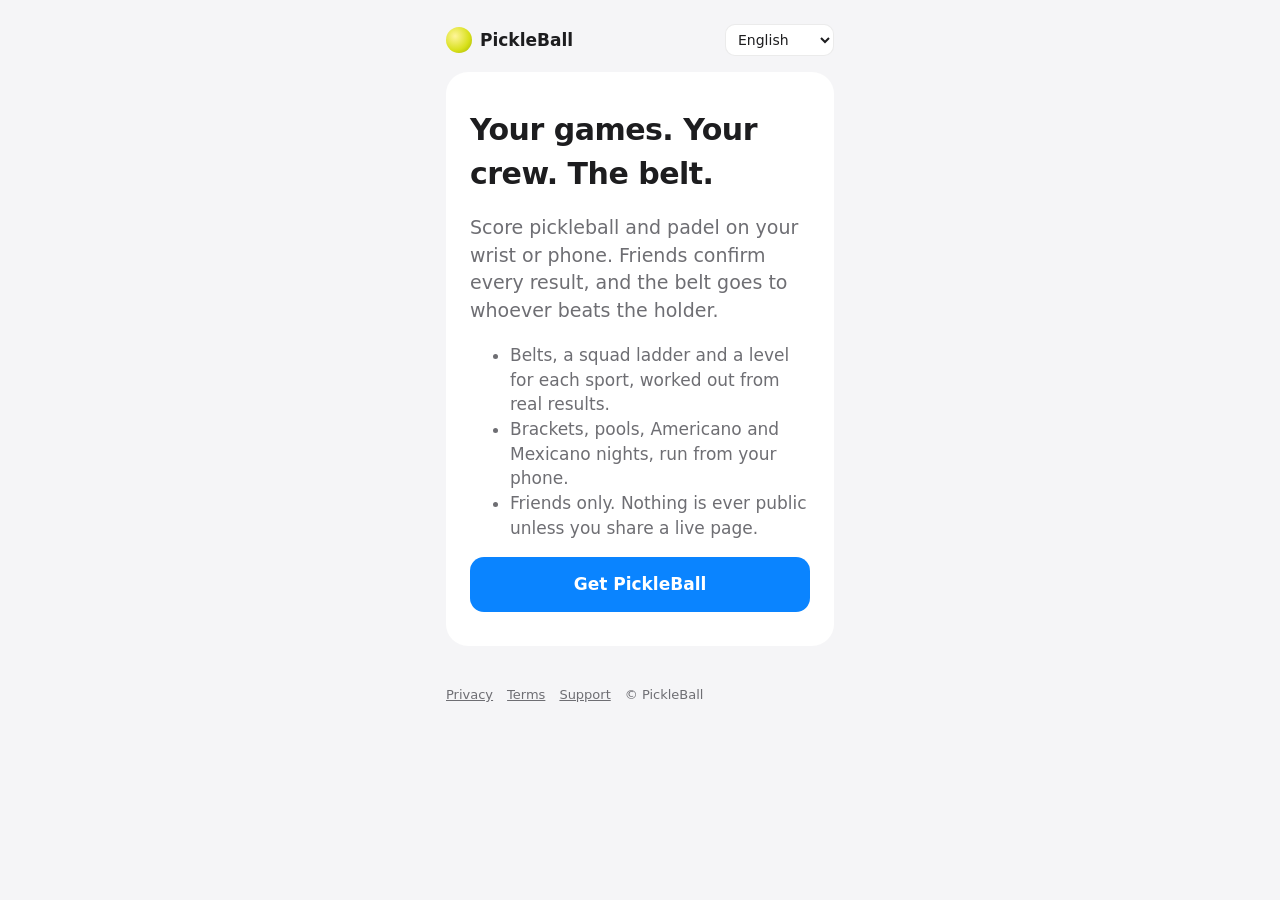
<file: web/index.html>
<!doctype html>
<html lang="en">
<head>
<meta charset="utf-8">
<meta name="viewport" content="width=device-width, initial-scale=1, viewport-fit=cover">
<title>PickleBall — pickleball and padel with friends</title>
<meta name="description" content="Score on your wrist, friends confirm, take the belt. Brackets, Mexicano, levels and a squad ladder.">
<meta name="theme-color" content="#0e1a46">
<meta property="og:title" content="PickleBall — pickleball and padel with friends">
<meta property="og:description" content="Score on your wrist, friends confirm, take the belt. Brackets, Mexicano, levels and a squad ladder.">
<link rel="stylesheet" href="assets/site.css">
<script src="assets/config.js" defer></script>
<script src="assets/site.js" defer></script>
</head>
<body>
<div class="wrap narrow">
  <header class="top">
    <a class="brand" href="./"><span class="ball" aria-hidden="true"></span>PickleBall</a>
    <select class="lang"></select>
  </header>
  <main class="card">
    <h1 data-i18n="home.title">Your games. Your crew. The belt.</h1>
    <p class="lead" data-i18n="home.lead">Score pickleball and padel on your wrist or phone. Friends confirm every result, and the belt goes to whoever beats the holder.</p>
    <ul>
      <li data-i18n="home.point1">Belts, a squad ladder and a level for each sport, worked out from real results.</li>
      <li data-i18n="home.point2">Brackets, pools, Americano and Mexicano nights, run from your phone.</li>
      <li data-i18n="home.point3">Friends only. Nothing is ever public unless you share a live page.</li>
    </ul>
    <a class="button primary" href="https://apps.apple.com/" data-app-store data-i18n="home.cta">Get PickleBall</a>
  </main>
  <footer class="site">
    <a href="privacy/" data-i18n="footer.privacy">Privacy</a>
    <a href="terms/" data-i18n="footer.terms">Terms</a>
    <a href="support/" data-i18n="footer.support">Support</a>
    <span>© PickleBall</span>
  </footer>
</div>
</body>
</html>
</file>
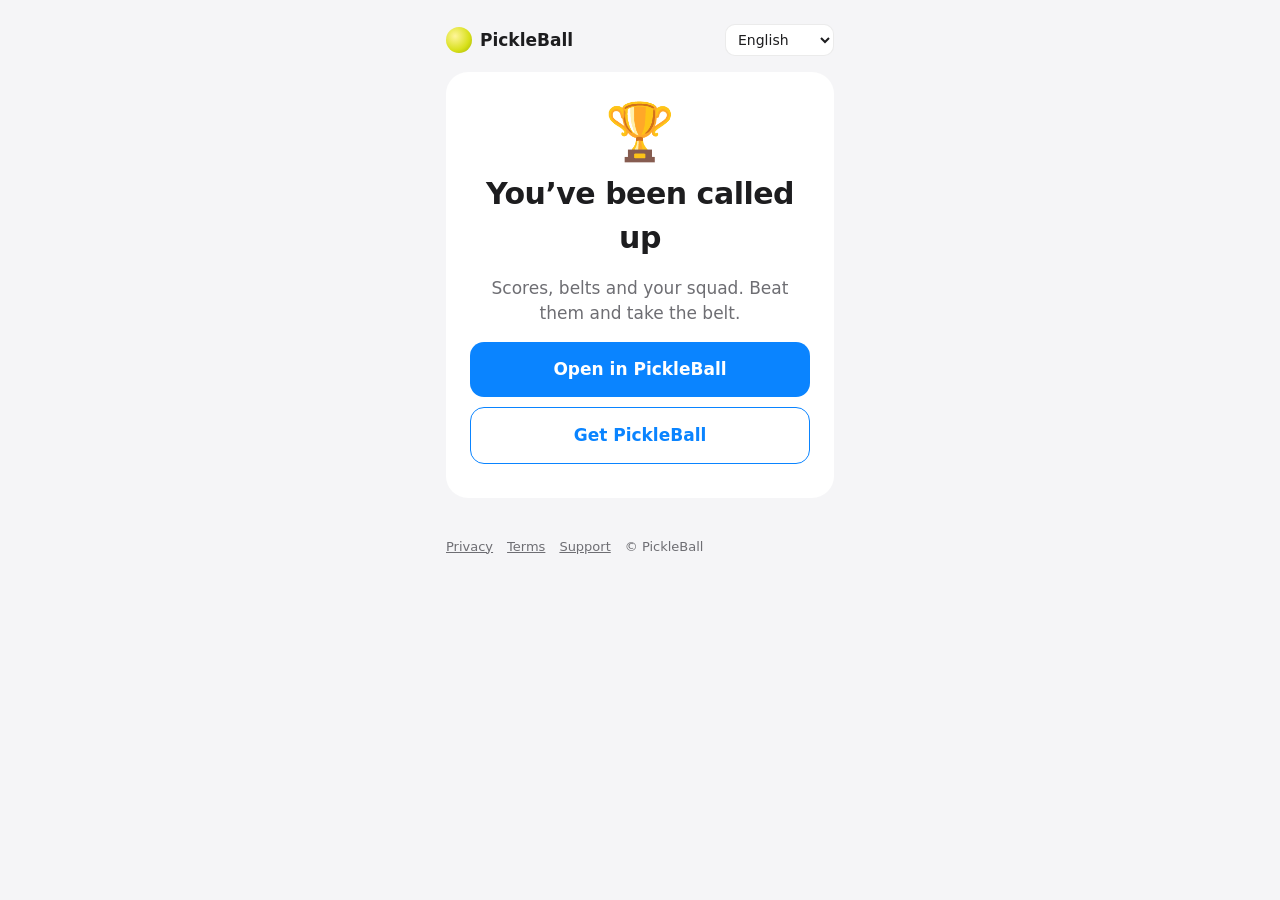
<file: web/invite/index.html>
<!doctype html>
<html lang="en">
<head>
<meta charset="utf-8">
<meta name="viewport" content="width=device-width, initial-scale=1, viewport-fit=cover">
<title>Join me on PickleBall</title>
<meta name="description" content="You've been invited to PickleBall: scores, belts and your squad.">
<meta name="theme-color" content="#0e1a46">
<meta property="og:title" content="Join me on PickleBall">
<meta property="og:description" content="You've been invited to PickleBall: scores, belts and your squad.">
<link rel="stylesheet" href="../assets/site.css">
<script src="../assets/config.js" defer></script>
<script src="../assets/site.js" defer></script>
<script src="invite.js" defer></script>
</head>
<body>
<div class="wrap narrow">
  <header class="top">
    <a class="brand" href="../"><span class="ball" aria-hidden="true"></span>PickleBall</a>
    <select class="lang"></select>
  </header>
  <main class="card center">
    <div class="belt" aria-hidden="true">🏆</div>
    <h1 data-i18n="invite.title">You’ve been called up</h1>
    <p data-i18n="invite.lead">Scores, belts and your squad. Beat them and take the belt.</p>
    <a id="open" class="button primary" href="pickleball://invite/" data-i18n="invite.open">Open in PickleBall</a>
    <a class="button secondary" href="https://apps.apple.com/" data-app-store data-i18n="invite.get">Get PickleBall</a>
    <div class="small muted" id="codeBox" hidden><span data-i18n="invite.code">Or enter this code in the app</span><br><b id="code"></b></div>
  </main>
  <footer class="site">
    <a href="../privacy/" data-i18n="footer.privacy">Privacy</a>
    <a href="../terms/" data-i18n="footer.terms">Terms</a>
    <a href="../support/" data-i18n="footer.support">Support</a>
    <span>© PickleBall</span>
  </footer>
</div>
</body>
</html>
</file>
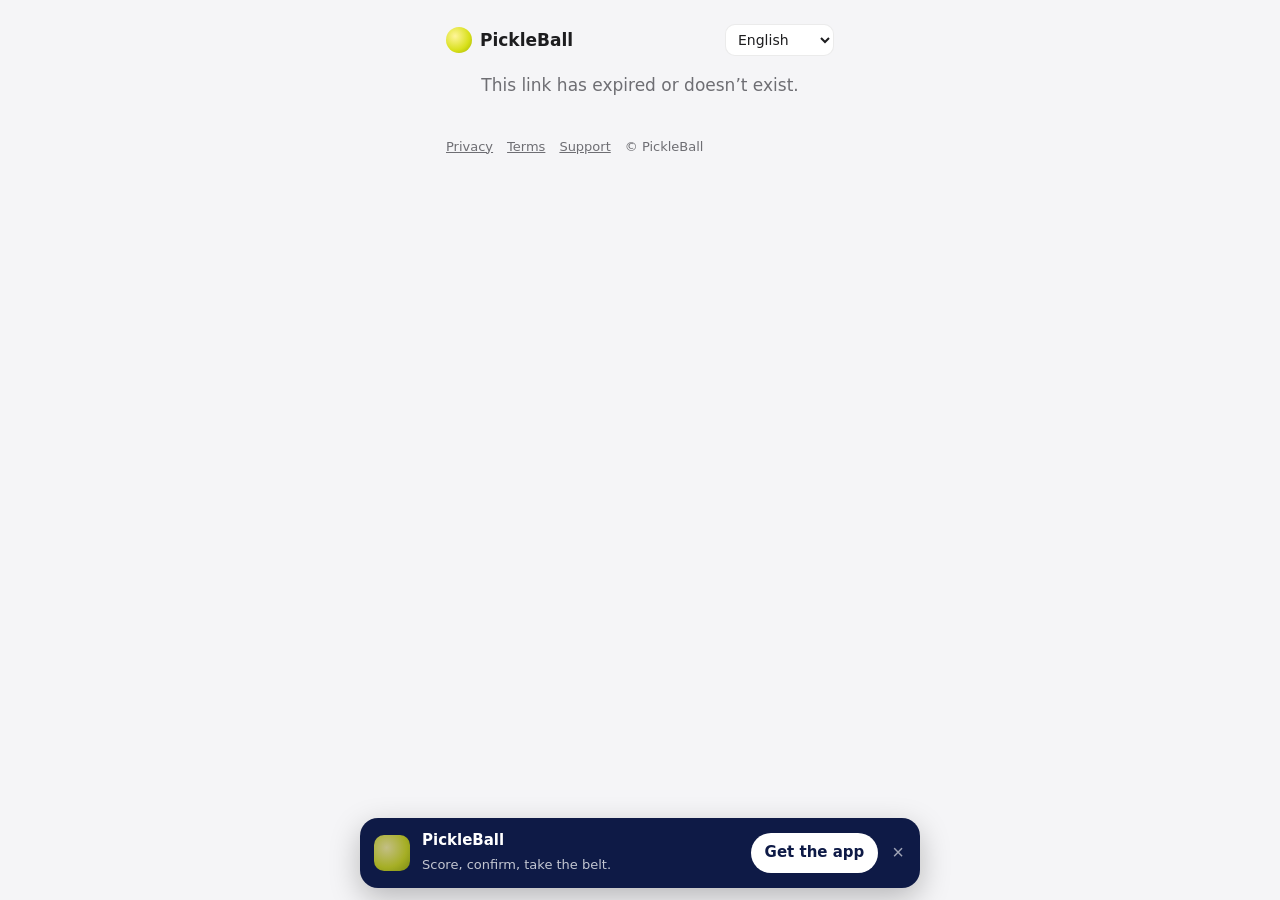
<file: web/live/index.html>
<!doctype html>
<html lang="en">
<head>
<meta charset="utf-8">
<meta name="viewport" content="width=device-width, initial-scale=1, viewport-fit=cover">
<title>Live on PickleBall</title>
<meta name="description" content="Follow the score live.">
<meta name="theme-color" content="#0e1a46">
<meta property="og:title" content="Live on PickleBall">
<meta property="og:description" content="Follow the score live.">
<link rel="stylesheet" href="../assets/site.css">
<script src="../assets/config.js" defer></script>
<script src="../assets/site.js" defer></script>
<meta name="robots" content="noindex">
<script src="live.js" defer></script>
</head>
<body>
<div class="wrap narrow">
  <header class="top">
    <a class="brand" href="../"><span class="ball" aria-hidden="true"></span>PickleBall</a>
    <select class="lang"></select>
  </header>
  <main id="app" aria-live="polite">
    <p class="muted center" data-i18n="live.loading">Loading the score…</p>
  </main>
  <footer class="site">
    <a href="../privacy/" data-i18n="footer.privacy">Privacy</a>
    <a href="../terms/" data-i18n="footer.terms">Terms</a>
    <a href="../support/" data-i18n="footer.support">Support</a>
    <span>© PickleBall</span>
  </footer>
</div>
<aside class="getapp" id="getapp" hidden></aside>
</body>
</html>
</file>
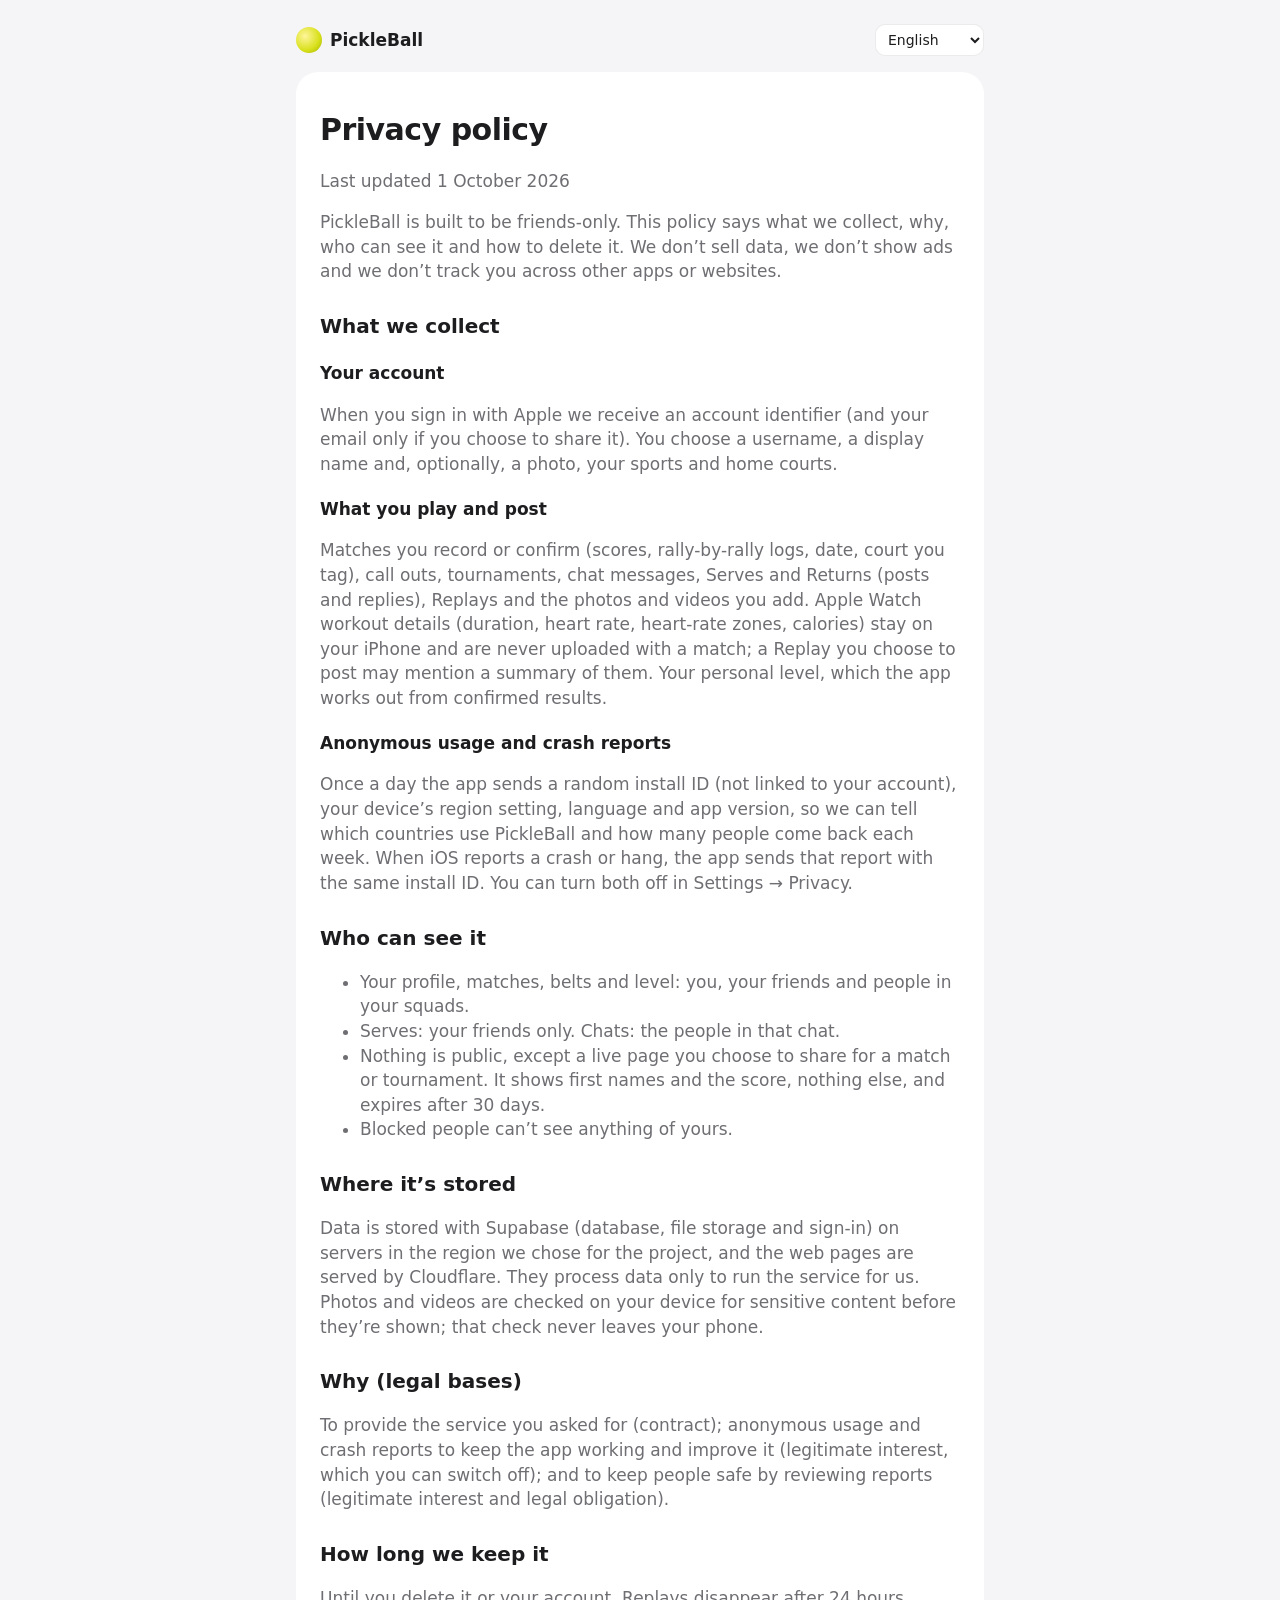
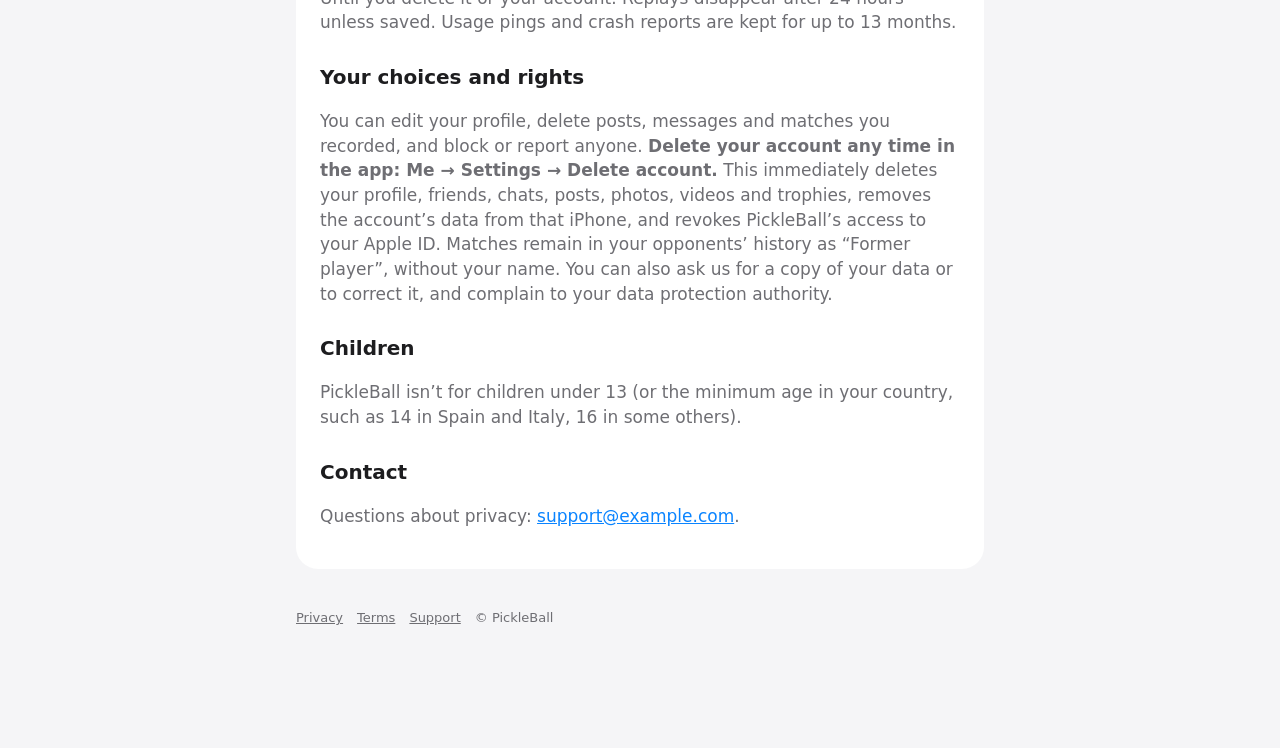
<file: web/privacy/index.html>
<!doctype html>
<html lang="en">
<head>
<meta charset="utf-8">
<meta name="viewport" content="width=device-width, initial-scale=1, viewport-fit=cover">
<title>PickleBall privacy policy</title>
<meta name="description" content="How PickleBall handles your data.">
<link rel="stylesheet" href="../assets/site.css">
<script src="../assets/config.js" defer></script>
<script src="../assets/site.js" defer></script>
</head>
<body>
<div class="wrap">
  <header class="top">
    <a class="brand" href="../"><span class="ball" aria-hidden="true"></span>PickleBall</a>
    <select class="lang"></select>
  </header>
  <article class="card" data-lang-only="en" lang="en">
<h1>Privacy policy</h1>
<p class="muted">Last updated 1 October 2026</p>
<p>PickleBall is built to be friends-only. This policy says what we collect, why, who can see it and how to delete it. We don’t sell data, we don’t show ads and we don’t track you across other apps or websites.</p>
<h2>What we collect</h2>
<h3>Your account</h3>
<p>When you sign in with Apple we receive an account identifier (and your email only if you choose to share it). You choose a username, a display name and, optionally, a photo, your sports and home courts.</p>
<h3>What you play and post</h3>
<p>Matches you record or confirm (scores, rally-by-rally logs, date, court you tag), call outs, tournaments, chat messages, Serves and Returns (posts and replies), Replays and the photos and videos you add. Apple Watch workout details (duration, heart rate, heart-rate zones, calories) stay on your iPhone and are never uploaded with a match; a Replay you choose to post may mention a summary of them. Your personal level, which the app works out from confirmed results.</p>
<h3>Anonymous usage and crash reports</h3>
<p>Once a day the app sends a random install ID (not linked to your account), your device’s region setting, language and app version, so we can tell which countries use PickleBall and how many people come back each week. When iOS reports a crash or hang, the app sends that report with the same install ID. You can turn both off in Settings → Privacy.</p>
<h2>Who can see it</h2>
<ul>
<li>Your profile, matches, belts and level: you, your friends and people in your squads.</li>
<li>Serves: your friends only. Chats: the people in that chat.</li>
<li>Nothing is public, except a live page you choose to share for a match or tournament. It shows first names and the score, nothing else, and expires after 30 days.</li>
<li>Blocked people can’t see anything of yours.</li>
</ul>
<h2>Where it’s stored</h2>
<p>Data is stored with Supabase (database, file storage and sign-in) on servers in the region we chose for the project, and the web pages are served by Cloudflare. They process data only to run the service for us. Photos and videos are checked on your device for sensitive content before they’re shown; that check never leaves your phone.</p>
<h2>Why (legal bases)</h2>
<p>To provide the service you asked for (contract); anonymous usage and crash reports to keep the app working and improve it (legitimate interest, which you can switch off); and to keep people safe by reviewing reports (legitimate interest and legal obligation).</p>
<h2>How long we keep it</h2>
<p>Until you delete it or your account. Replays disappear after 24 hours unless saved. Usage pings and crash reports are kept for up to 13 months.</p>
<h2>Your choices and rights</h2>
<p>You can edit your profile, delete posts, messages and matches you recorded, and block or report anyone. <b>Delete your account any time in the app: Me → Settings → Delete account.</b> This immediately deletes your profile, friends, chats, posts, photos, videos and trophies, removes the account’s data from that iPhone, and revokes PickleBall’s access to your Apple ID. Matches remain in your opponents’ history as “Former player”, without your name. You can also ask us for a copy of your data or to correct it, and complain to your data protection authority.</p>
<h2>Children</h2>
<p>PickleBall isn’t for children under 13 (or the minimum age in your country, such as 14 in Spain and Italy, 16 in some others).</p>
<h2>Contact</h2>
<p>Questions about privacy: <a href="mailto:" data-support-email></a>.</p>
  </article>
  <article class="card" data-lang-only="es" lang="es" hidden>
<h1>Política de privacidad</h1>
<p class="muted">Última actualización: 1 de octubre de 2026</p>
<p>PickleBall está pensada para jugar solo con amigos. Esta política explica qué recogemos, para qué, quién puede verlo y cómo borrarlo. No vendemos datos, no mostramos anuncios y no te rastreamos en otras apps ni webs.</p>
<h2>Qué recogemos</h2>
<h3>Tu cuenta</h3>
<p>Al iniciar sesión con Apple recibimos un identificador de cuenta (y tu correo solo si decides compartirlo). Eliges un nombre de usuario, un nombre visible y, si quieres, una foto, tus deportes y tus pistas habituales.</p>
<h3>Lo que juegas y publicas</h3>
<p>Los partidos que registras o confirmas (resultados, registro punto a punto, fecha, pista), retos, torneos, mensajes de chat, publicaciones y respuestas, Repeticiones y las fotos y vídeos que añadas. Si anotas con el Apple Watch, los datos del entreno que decidas adjuntar (duración, zonas de pulso, calorías). Tu nivel personal, que la app calcula a partir de resultados confirmados.</p>
<h3>Uso y fallos anónimos</h3>
<p>Una vez al día la app envía un identificador de instalación aleatorio (no vinculado a tu cuenta), la región configurada en el dispositivo, el idioma y la versión de la app, para saber en qué países se usa PickleBall y cuánta gente vuelve cada semana. Si iOS informa de un fallo o bloqueo, la app envía ese informe con el mismo identificador. Puedes desactivar ambas cosas en Ajustes → Privacidad.</p>
<h2>Quién puede verlo</h2>
<ul>
<li>Tu perfil, partidos, cinturones y nivel: tú, tus amigos y los miembros de tus grupos.</li>
<li>Publicaciones: solo tus amigos. Chats: las personas de ese chat.</li>
<li>Nada es público, salvo una página en directo que decidas compartir de un partido o torneo. Solo muestra nombres de pila y el marcador, y caduca a los 30 días.</li>
<li>Las personas bloqueadas no ven nada tuyo.</li>
</ul>
<h2>Dónde se guarda</h2>
<p>Los datos se guardan en Supabase (base de datos, archivos e inicio de sesión) en servidores de la región elegida para el proyecto, y las páginas web las sirve Cloudflare. Solo tratan los datos para prestarnos el servicio. Las fotos y vídeos se revisan en tu dispositivo para detectar contenido sensible antes de mostrarse; esa revisión nunca sale de tu teléfono.</p>
<h2>Para qué (bases legales)</h2>
<p>Para prestarte el servicio que pides (contrato); el uso y los fallos anónimos para que la app funcione y mejore (interés legítimo, que puedes desactivar); y para proteger a las personas revisando denuncias (interés legítimo y obligación legal).</p>
<h2>Cuánto tiempo lo guardamos</h2>
<p>Hasta que lo borres o borres tu cuenta. Las Repeticiones desaparecen a las 24 horas salvo que las guardes. Los datos de uso y los informes de fallos se guardan hasta 13 meses.</p>
<h2>Tus opciones y derechos</h2>
<p>Puedes editar tu perfil, borrar publicaciones, mensajes y partidos que registraste, y bloquear o denunciar a cualquiera. <b>Borra tu cuenta cuando quieras en la app: Yo → Ajustes → Eliminar cuenta.</b> Se borran al momento tu perfil, amigos, chats, publicaciones, fotos, vídeos y trofeos. Los partidos siguen en el historial de tus rivales como «Exjugador», sin tu nombre. También puedes pedirnos una copia de tus datos o que los corrijamos, y reclamar ante la autoridad de protección de datos (en España, la AEPD).</p>
<h2>Menores</h2>
<p>PickleBall no está dirigida a menores de 14 años en España (o la edad mínima de tu país).</p>
<h2>Contacto</h2>
<p>Dudas sobre privacidad: <a href="mailto:" data-support-email></a>.</p>
  </article>
  <article class="card" data-lang-only="pt" lang="pt" hidden>
<h1>Política de privacidade</h1>
<p class="muted">Última atualização: 1 de outubro de 2026</p>
<p>O PickleBall foi feito para jogar só com amigos. Esta política explica o que coletamos, para quê, quem pode ver e como apagar. Não vendemos dados, não mostramos anúncios e não rastreamos você em outros apps ou sites.</p>
<h2>O que coletamos</h2>
<h3>Sua conta</h3>
<p>Ao entrar com a Apple, recebemos um identificador de conta (e seu e-mail só se você escolher compartilhar). Você escolhe um nome de usuário, um nome de exibição e, se quiser, uma foto, seus esportes e quadras.</p>
<h3>O que você joga e publica</h3>
<p>Partidas que você registra ou confirma (placares, registro ponto a ponto, data, quadra marcada), desafios, torneios, mensagens, posts e respostas, Replays e as fotos e vídeos que você adicionar. Se marcar pelo Apple Watch, os dados do treino que você anexar (duração, zonas de frequência cardíaca, calorias). Seu nível pessoal, calculado pelo app a partir de resultados confirmados.</p>
<h3>Uso e falhas anônimos</h3>
<p>Uma vez por dia o app envia um identificador de instalação aleatório (não ligado à sua conta), a região do aparelho, o idioma e a versão do app, para sabermos em quais países o PickleBall é usado e quantas pessoas voltam a cada semana. Quando o iOS relata uma falha ou travamento, o app envia esse relatório com o mesmo identificador. Você pode desligar ambos em Ajustes → Privacidade.</p>
<h2>Quem pode ver</h2>
<ul>
<li>Seu perfil, partidas, cinturões e nível: você, seus amigos e membros dos seus grupos.</li>
<li>Posts: só seus amigos. Conversas: as pessoas daquela conversa.</li>
<li>Nada é público, exceto uma página ao vivo que você decidir compartilhar de uma partida ou torneio. Ela mostra só os primeiros nomes e o placar, e expira em 30 dias.</li>
<li>Pessoas bloqueadas não veem nada seu.</li>
</ul>
<h2>Onde fica armazenado</h2>
<p>Os dados ficam no Supabase (banco de dados, arquivos e login) em servidores da região escolhida para o projeto, e as páginas web são servidas pela Cloudflare. Eles tratam os dados apenas para operar o serviço para nós. Fotos e vídeos são verificados no seu aparelho quanto a conteúdo sensível antes de aparecerem; essa verificação nunca sai do seu celular.</p>
<h2>Por quê (bases legais)</h2>
<p>Para prestar o serviço que você pediu (execução de contrato); uso e falhas anônimos para manter o app funcionando e melhorar (legítimo interesse, que você pode desligar); e para proteger as pessoas revisando denúncias (legítimo interesse e obrigação legal). Isso vale também para a LGPD no Brasil.</p>
<h2>Por quanto tempo</h2>
<p>Até você apagar os dados ou a conta. Replays somem após 24 horas, a menos que sejam salvos. Dados de uso e relatórios de falhas ficam por até 13 meses.</p>
<h2>Suas escolhas e direitos</h2>
<p>Você pode editar o perfil, apagar posts, mensagens e partidas que registrou, e bloquear ou denunciar qualquer pessoa. <b>Exclua sua conta quando quiser no app: Eu → Ajustes → Excluir conta.</b> Seu perfil, amigos, conversas, posts, fotos, vídeos e troféus são apagados na hora. As partidas continuam no histórico dos adversários como “Ex-jogador”, sem seu nome. Você também pode pedir uma cópia dos seus dados ou a correção deles, e reclamar à autoridade de proteção de dados (ANPD no Brasil, CNPD em Portugal).</p>
<h2>Crianças</h2>
<p>O PickleBall não é destinado a menores de 13 anos (ou a idade mínima do seu país).</p>
<h2>Contato</h2>
<p>Dúvidas sobre privacidade: <a href="mailto:" data-support-email></a>.</p>
  </article>
  <article class="card" data-lang-only="it" lang="it" hidden>
<h1>Informativa sulla privacy</h1>
<p class="muted">Ultimo aggiornamento: 1 ottobre 2026</p>
<p>PickleBall è pensata per giocare solo tra amici. Questa informativa spiega cosa raccogliamo, perché, chi può vederlo e come eliminarlo. Non vendiamo dati, non mostriamo pubblicità e non ti tracciamo su altre app o siti.</p>
<h2>Cosa raccogliamo</h2>
<h3>Il tuo account</h3>
<p>Quando accedi con Apple riceviamo un identificativo dell’account (e la tua email solo se scegli di condividerla). Scegli un nome utente, un nome visibile e, se vuoi, una foto, i tuoi sport e i tuoi campi.</p>
<h3>Cosa giochi e pubblichi</h3>
<p>Le partite che registri o confermi (punteggi, registro punto per punto, data, campo indicato), sfide, tornei, messaggi in chat, post e risposte, Replay e le foto e i video che aggiungi. Se segni con Apple Watch, i dati dell’allenamento che scegli di allegare (durata, zone di frequenza cardiaca, calorie). Il tuo livello personale, calcolato dall’app dai risultati confermati.</p>
<h3>Utilizzo e arresti anonimi</h3>
<p>Una volta al giorno l’app invia un identificativo di installazione casuale (non collegato al tuo account), l’area geografica impostata sul dispositivo, la lingua e la versione dell’app, per capire in quali paesi si usa PickleBall e quante persone tornano ogni settimana. Quando iOS segnala un arresto o un blocco, l’app invia il rapporto con lo stesso identificativo. Puoi disattivare entrambi in Impostazioni → Privacy.</p>
<h2>Chi può vederlo</h2>
<ul>
<li>Profilo, partite, cinture e livello: tu, i tuoi amici e i membri dei tuoi gruppi.</li>
<li>Post: solo i tuoi amici. Chat: le persone di quella chat.</li>
<li>Niente è pubblico, tranne una pagina live che scegli di condividere per una partita o un torneo. Mostra solo i nomi e il punteggio, e scade dopo 30 giorni.</li>
<li>Le persone bloccate non vedono nulla di tuo.</li>
</ul>
<h2>Dove sono conservati</h2>
<p>I dati sono conservati su Supabase (database, file e accesso) su server nella regione scelta per il progetto, e le pagine web sono servite da Cloudflare. Trattano i dati solo per fornirci il servizio. Foto e video vengono controllati sul tuo dispositivo per contenuti sensibili prima di essere mostrati; il controllo non lascia mai il telefono.</p>
<h2>Perché (basi giuridiche)</h2>
<p>Per fornirti il servizio richiesto (contratto); utilizzo e arresti anonimi per far funzionare e migliorare l’app (legittimo interesse, che puoi disattivare); e per proteggere le persone esaminando le segnalazioni (legittimo interesse e obbligo di legge).</p>
<h2>Per quanto tempo</h2>
<p>Finché non li elimini o elimini l’account. I Replay scompaiono dopo 24 ore se non salvati. Dati di utilizzo e rapporti sugli arresti sono conservati fino a 13 mesi.</p>
<h2>Le tue scelte e i tuoi diritti</h2>
<p>Puoi modificare il profilo, eliminare post, messaggi e partite che hai registrato, e bloccare o segnalare chiunque. <b>Elimina l’account quando vuoi nell’app: Io → Impostazioni → Elimina account.</b> Profilo, amici, chat, post, foto, video e trofei vengono eliminati subito. Le partite restano nello storico degli avversari come “Ex giocatore”, senza il tuo nome. Puoi anche chiederci una copia dei tuoi dati o di correggerli, e presentare reclamo al Garante per la protezione dei dati personali.</p>
<h2>Minori</h2>
<p>PickleBall non è destinata ai minori di 14 anni in Italia (o all’età minima del tuo paese).</p>
<h2>Contatti</h2>
<p>Domande sulla privacy: <a href="mailto:" data-support-email></a>.</p>
  </article>
  <footer class="site">
    <a href="../privacy/" data-i18n="footer.privacy">Privacy</a>
    <a href="../terms/" data-i18n="footer.terms">Terms</a>
    <a href="../support/" data-i18n="footer.support">Support</a>
    <span>© PickleBall</span>
  </footer>
</div>
</body>
</html>
</file>
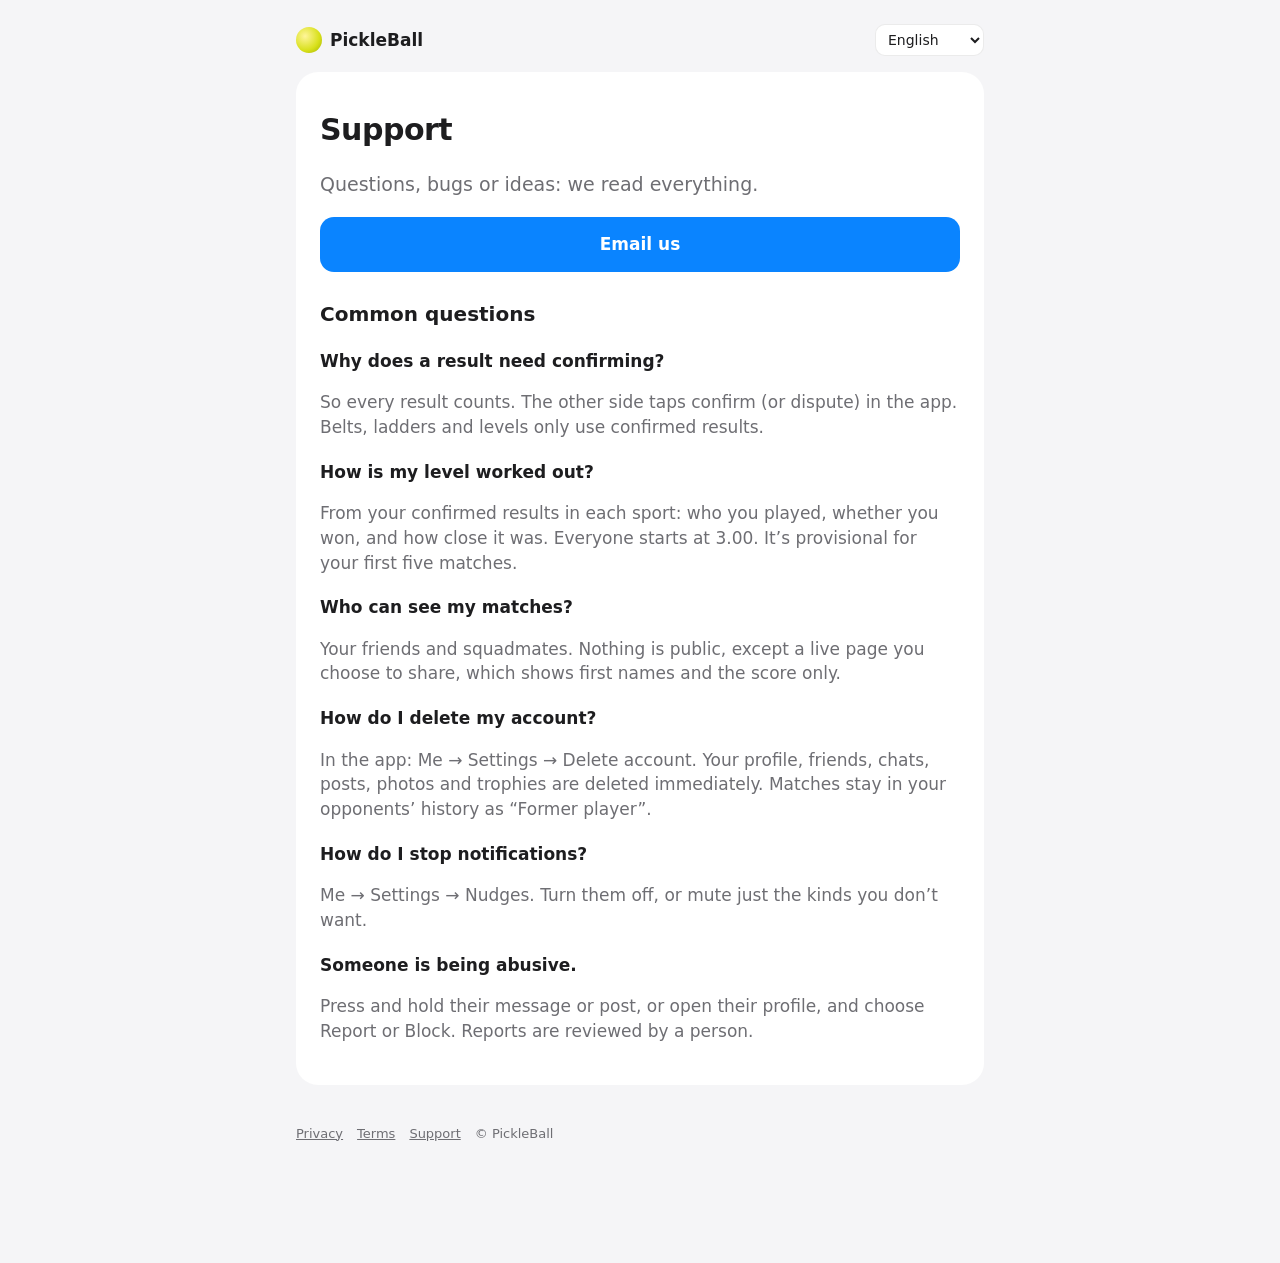
<file: web/support/index.html>
<!doctype html>
<html lang="en">
<head>
<meta charset="utf-8">
<meta name="viewport" content="width=device-width, initial-scale=1, viewport-fit=cover">
<title>PickleBall support</title>
<meta name="description" content="Help with PickleBall.">
<meta name="theme-color" content="#0e1a46">
<meta property="og:title" content="PickleBall support">
<meta property="og:description" content="Help with PickleBall.">
<link rel="stylesheet" href="../assets/site.css">
<script src="../assets/config.js" defer></script>
<script src="../assets/site.js" defer></script>
</head>
<body>
<div class="wrap">
  <header class="top">
    <a class="brand" href="../"><span class="ball" aria-hidden="true"></span>PickleBall</a>
    <select class="lang"></select>
  </header>
  <main class="card">
    <h1 data-i18n="support.title">Support</h1>
    <p class="lead" data-i18n="support.lead">Questions, bugs or ideas: we read everything.</p>
    <a class="button primary" href="mailto:" data-support-email data-i18n="support.email">Email us</a>
    <h2 data-i18n="support.faq">Common questions</h2>
    <h3 data-i18n="support.q1">Why does a result need confirming?</h3>
    <p data-i18n="support.a1"></p>
    <h3 data-i18n="support.q2">How is my level worked out?</h3>
    <p data-i18n="support.a2"></p>
    <h3 data-i18n="support.q3">Who can see my matches?</h3>
    <p data-i18n="support.a3"></p>
    <h3 id="delete" data-i18n="support.q4">How do I delete my account?</h3>
    <p data-i18n="support.a4"></p>
    <h3 data-i18n="support.q5">How do I stop notifications?</h3>
    <p data-i18n="support.a5"></p>
    <h3 data-i18n="support.q6">Someone is being abusive.</h3>
    <p data-i18n="support.a6"></p>
  </main>
  <footer class="site">
    <a href="../privacy/" data-i18n="footer.privacy">Privacy</a>
    <a href="../terms/" data-i18n="footer.terms">Terms</a>
    <a href="../support/" data-i18n="footer.support">Support</a>
    <span>© PickleBall</span>
  </footer>
</div>
</body>
</html>
</file>
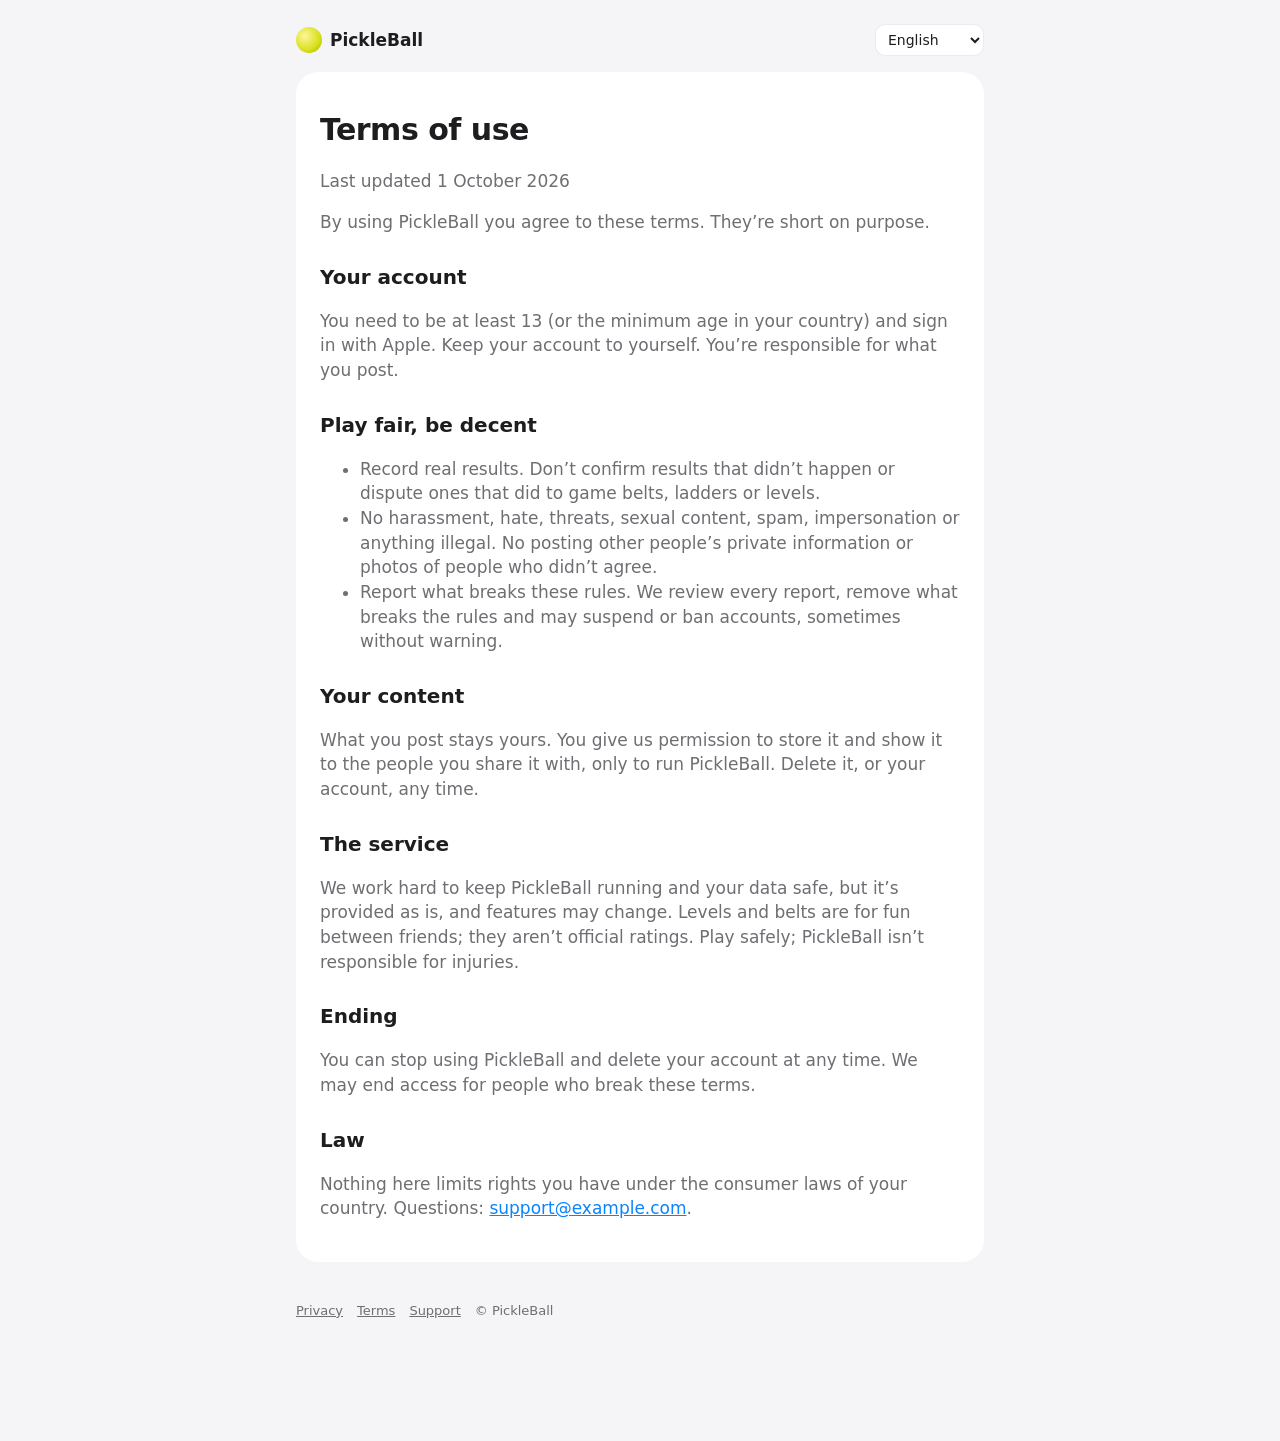
<file: web/terms/index.html>
<!doctype html>
<html lang="en">
<head>
<meta charset="utf-8">
<meta name="viewport" content="width=device-width, initial-scale=1, viewport-fit=cover">
<title>PickleBall terms of use</title>
<meta name="description" content="The rules for using PickleBall.">
<link rel="stylesheet" href="../assets/site.css">
<script src="../assets/config.js" defer></script>
<script src="../assets/site.js" defer></script>
</head>
<body>
<div class="wrap">
  <header class="top">
    <a class="brand" href="../"><span class="ball" aria-hidden="true"></span>PickleBall</a>
    <select class="lang"></select>
  </header>
  <article class="card" data-lang-only="en" lang="en">
<h1>Terms of use</h1>
<p class="muted">Last updated 1 October 2026</p>
<p>By using PickleBall you agree to these terms. They’re short on purpose.</p>
<h2>Your account</h2>
<p>You need to be at least 13 (or the minimum age in your country) and sign in with Apple. Keep your account to yourself. You’re responsible for what you post.</p>
<h2>Play fair, be decent</h2>
<ul>
<li>Record real results. Don’t confirm results that didn’t happen or dispute ones that did to game belts, ladders or levels.</li>
<li>No harassment, hate, threats, sexual content, spam, impersonation or anything illegal. No posting other people’s private information or photos of people who didn’t agree.</li>
<li>Report what breaks these rules. We review every report, remove what breaks the rules and may suspend or ban accounts, sometimes without warning.</li>
</ul>
<h2>Your content</h2>
<p>What you post stays yours. You give us permission to store it and show it to the people you share it with, only to run PickleBall. Delete it, or your account, any time.</p>
<h2>The service</h2>
<p>We work hard to keep PickleBall running and your data safe, but it’s provided as is, and features may change. Levels and belts are for fun between friends; they aren’t official ratings. Play safely; PickleBall isn’t responsible for injuries.</p>
<h2>Ending</h2>
<p>You can stop using PickleBall and delete your account at any time. We may end access for people who break these terms.</p>
<h2>Law</h2>
<p>Nothing here limits rights you have under the consumer laws of your country. Questions: <a href="mailto:" data-support-email></a>.</p>
  </article>
  <article class="card" data-lang-only="es" lang="es" hidden>
<h1>Condiciones de uso</h1>
<p class="muted">Última actualización: 1 de octubre de 2026</p>
<p>Al usar PickleBall aceptas estas condiciones. Son breves a propósito.</p>
<h2>Tu cuenta</h2>
<p>Debes tener al menos 14 años en España (o la edad mínima de tu país) e iniciar sesión con Apple. La cuenta es solo tuya. Eres responsable de lo que publiques.</p>
<h2>Juega limpio, sé respetuoso</h2>
<ul>
<li>Registra resultados reales. No confirmes resultados falsos ni discutas los verdaderos para amañar cinturones, escaleras o niveles.</li>
<li>Nada de acoso, odio, amenazas, contenido sexual, spam, suplantación ni nada ilegal. No publiques datos privados de otros ni fotos de personas que no han dado su permiso.</li>
<li>Denuncia lo que incumpla estas normas. Revisamos cada denuncia, retiramos lo que las incumple y podemos suspender o bloquear cuentas, a veces sin aviso.</li>
</ul>
<h2>Tu contenido</h2>
<p>Lo que publicas sigue siendo tuyo. Nos das permiso para guardarlo y mostrarlo a las personas con quienes lo compartes, solo para que PickleBall funcione. Bórralo, o borra tu cuenta, cuando quieras.</p>
<h2>El servicio</h2>
<p>Trabajamos para que PickleBall funcione y tus datos estén seguros, pero se ofrece tal cual y sus funciones pueden cambiar. Los niveles y cinturones son un juego entre amigos, no clasificaciones oficiales. Juega con seguridad; PickleBall no se hace responsable de lesiones.</p>
<h2>Baja</h2>
<p>Puedes dejar de usar PickleBall y borrar tu cuenta en cualquier momento. Podemos retirar el acceso a quien incumpla estas condiciones.</p>
<h2>Ley</h2>
<p>Nada de esto limita los derechos que te reconoce la normativa de consumo de tu país. Dudas: <a href="mailto:" data-support-email></a>.</p>
  </article>
  <article class="card" data-lang-only="pt" lang="pt" hidden>
<h1>Termos de uso</h1>
<p class="muted">Última atualização: 1 de outubro de 2026</p>
<p>Ao usar o PickleBall, você concorda com estes termos. Eles são curtos de propósito.</p>
<h2>Sua conta</h2>
<p>Você precisa ter pelo menos 13 anos (ou a idade mínima do seu país) e entrar com a Apple. A conta é só sua. Você é responsável pelo que publica.</p>
<h2>Jogue limpo, tenha respeito</h2>
<ul>
<li>Registre resultados reais. Não confirme resultados que não aconteceram nem conteste os verdadeiros para manipular cinturões, ranking ou níveis.</li>
<li>Nada de assédio, ódio, ameaças, conteúdo sexual, spam, falsidade ideológica ou qualquer coisa ilegal. Não publique dados privados de outras pessoas nem fotos de quem não autorizou.</li>
<li>Denuncie o que quebrar estas regras. Revisamos cada denúncia, removemos o que as quebra e podemos suspender ou banir contas, às vezes sem aviso.</li>
</ul>
<h2>Seu conteúdo</h2>
<p>O que você publica continua sendo seu. Você nos autoriza a armazenar e mostrar às pessoas com quem compartilha, apenas para operar o PickleBall. Apague, ou apague a conta, quando quiser.</p>
<h2>O serviço</h2>
<p>Trabalhamos para manter o PickleBall no ar e seus dados seguros, mas ele é oferecido como está, e os recursos podem mudar. Níveis e cinturões são diversão entre amigos, não classificações oficiais. Jogue com segurança; o PickleBall não se responsabiliza por lesões.</p>
<h2>Encerramento</h2>
<p>Você pode parar de usar o PickleBall e excluir a conta a qualquer momento. Podemos encerrar o acesso de quem violar estes termos.</p>
<h2>Lei</h2>
<p>Nada aqui limita os direitos que você tem pelas leis de defesa do consumidor do seu país. Dúvidas: <a href="mailto:" data-support-email></a>.</p>
  </article>
  <article class="card" data-lang-only="it" lang="it" hidden>
<h1>Termini d’uso</h1>
<p class="muted">Ultimo aggiornamento: 1 ottobre 2026</p>
<p>Usando PickleBall accetti questi termini. Sono brevi di proposito.</p>
<h2>Il tuo account</h2>
<p>Devi avere almeno 14 anni in Italia (o l’età minima del tuo paese) e accedere con Apple. L’account è solo tuo. Sei responsabile di ciò che pubblichi.</p>
<h2>Gioca pulito, sii rispettoso</h2>
<ul>
<li>Registra risultati veri. Non confermare risultati mai avvenuti né contestare quelli veri per truccare cinture, classifiche o livelli.</li>
<li>Niente molestie, odio, minacce, contenuti sessuali, spam, furti d’identità o altro di illegale. Non pubblicare dati privati di altri né foto di persone che non hanno acconsentito.</li>
<li>Segnala ciò che viola queste regole. Esaminiamo ogni segnalazione, rimuoviamo ciò che le viola e possiamo sospendere o bannare account, a volte senza preavviso.</li>
</ul>
<h2>I tuoi contenuti</h2>
<p>Ciò che pubblichi resta tuo. Ci autorizzi a conservarlo e mostrarlo alle persone con cui lo condividi, solo per far funzionare PickleBall. Eliminalo, o elimina l’account, quando vuoi.</p>
<h2>Il servizio</h2>
<p>Lavoriamo per mantenere PickleBall attivo e i tuoi dati al sicuro, ma è fornito così com’è e le funzioni possono cambiare. Livelli e cinture sono un gioco tra amici, non classifiche ufficiali. Gioca in sicurezza; PickleBall non è responsabile di infortuni.</p>
<h2>Chiusura</h2>
<p>Puoi smettere di usare PickleBall ed eliminare l’account in qualsiasi momento. Possiamo chiudere l’accesso a chi viola questi termini.</p>
<h2>Legge</h2>
<p>Nulla di quanto sopra limita i diritti previsti dalla normativa a tutela dei consumatori del tuo paese. Domande: <a href="mailto:" data-support-email></a>.</p>
  </article>
  <footer class="site">
    <a href="../privacy/" data-i18n="footer.privacy">Privacy</a>
    <a href="../terms/" data-i18n="footer.terms">Terms</a>
    <a href="../support/" data-i18n="footer.support">Support</a>
    <span>© PickleBall</span>
  </footer>
</div>
</body>
</html>
</file>
<file: web/assets/site.css>
/* PickleBall web: one stylesheet for every page. Light and dark follow the
   system; everything fits a phone first. */
:root {
  --bg: #f5f5f7; --card: #ffffff; --raised: #f0f0f3; --text: #1d1d1f; --muted: #6e6e73;
  --accent: #0a84ff; --gold: #ffd640; --win: #26a05c; --line: rgba(0,0,0,.08);
  --navy: #0e1a46; --night: #090a0e;
}
@media (prefers-color-scheme: dark) {
  :root { --bg: #000; --card: #1c1c1e; --raised: #2c2c2e; --text: #f5f5f7; --muted: #a1a1a6; --line: rgba(255,255,255,.1); }
}
* { box-sizing: border-box; }
html { -webkit-text-size-adjust: 100%; }
body { margin: 0; background: var(--bg); color: var(--text);
       font: 17px/1.45 -apple-system, BlinkMacSystemFont, "SF Pro Text", system-ui, "Segoe UI", Roboto, sans-serif; }
a { color: var(--accent); }
.wrap { max-width: 720px; margin: 0 auto; padding: 24px 16px 120px; }
.narrow { max-width: 420px; }
.card { background: var(--card); border-radius: 22px; padding: 24px; }
.center { text-align: center; }
h1 { font-size: 30px; letter-spacing: -.5px; margin: 12px 0 8px; }
h2 { font-size: 20px; margin: 28px 0 8px; }
h3 { font-size: 17px; margin: 20px 0 6px; }
p, li { color: var(--muted); }
.lead { font-size: 19px; }
.muted { color: var(--muted); }
.small { font-size: 13px; }
.button { display: block; padding: 15px; border-radius: 14px; font-weight: 600; text-decoration: none; text-align: center; margin: 10px 0; }
.primary { background: var(--accent); color: #fff; }
.secondary { color: var(--accent); border: 1.5px solid var(--accent); }
.brand { display: flex; align-items: center; gap: 8px; font-weight: 800; text-decoration: none; color: var(--text); }
.brand .ball { width: 26px; height: 26px; border-radius: 50%; background: radial-gradient(circle at 35% 35%, #fff59a, #d8e01a 60%, #9fb000); }
header.top { display: flex; justify-content: space-between; align-items: center; margin-bottom: 16px; }
select.lang { background: var(--card); color: var(--text); border: 1px solid var(--line); border-radius: 10px; padding: 6px 8px; font: inherit; font-size: 14px; }
footer.site { margin-top: 40px; font-size: 13px; color: var(--muted); display: flex; flex-wrap: wrap; gap: 14px; }
footer.site a { color: var(--muted); }

/* Get the app */
.getapp { position: fixed; left: 12px; right: 12px; bottom: max(12px, env(safe-area-inset-bottom)); z-index: 10;
          display: flex; align-items: center; gap: 12px; padding: 12px 14px; border-radius: 18px;
          background: var(--navy); color: #fff; box-shadow: 0 10px 30px rgba(0,0,0,.25); max-width: 560px; margin: 0 auto; }
.getapp .ball { flex: none; width: 36px; height: 36px; border-radius: 10px; background: radial-gradient(circle at 35% 35%, #fff59a, #d8e01a 60%, #9fb000); }
.getapp div { flex: 1; min-width: 0; }
.getapp b { display: block; font-size: 15px; }
.getapp span { font-size: 13px; opacity: .75; }
.getapp a { flex: none; background: #fff; color: var(--navy); font-weight: 700; font-size: 15px; padding: 9px 14px; border-radius: 999px; text-decoration: none; }
.getapp button { background: none; border: 0; color: #fff; opacity: .6; font-size: 20px; padding: 0 2px; }

/* Scoreboard */
.board { background: var(--night); color: #fff; border-radius: 24px; padding: 22px 18px; }
.board .meta { display: flex; justify-content: space-between; font-size: 13px; opacity: .7; margin-bottom: 14px; }
.live-dot { display: inline-block; width: 8px; height: 8px; border-radius: 50%; background: #ff3b30; margin-right: 6px; animation: pulse 1.4s infinite; }
@keyframes pulse { 50% { opacity: .3; } }
.side { display: grid; grid-template-columns: 1fr auto; align-items: center; gap: 10px; padding: 12px 0; border-top: 1px solid rgba(255,255,255,.08); }
.side:first-of-type { border-top: 0; }
.side .name { font-size: 20px; font-weight: 700; overflow: hidden; text-overflow: ellipsis; white-space: nowrap; }
.side .name .serve { display: inline-block; width: 9px; height: 9px; border-radius: 50%; background: var(--gold); margin-left: 8px; vertical-align: middle; }
.side .sets { font-size: 14px; opacity: .6; margin-top: 2px; }
.side .points { font-size: 56px; font-weight: 800; font-variant-numeric: tabular-nums; line-height: 1; }
.side.won .name::after { content: " ✓"; color: var(--win); }
.board .call { text-align: center; font-size: 15px; opacity: .8; margin-top: 10px; min-height: 1.4em; }
.fixture { display: grid; grid-template-columns: 1fr auto; gap: 2px 10px; padding: 12px 0; border-top: 1px solid var(--line); }
.fixture:first-child { border-top: 0; }
.fixture .w { font-weight: 700; color: var(--text); }
.fixture .l { color: var(--muted); }
.fixture .n { font-variant-numeric: tabular-nums; text-align: right; }
.table { width: 100%; border-collapse: collapse; font-variant-numeric: tabular-nums; }
.table td, .table th { padding: 8px 4px; border-top: 1px solid var(--line); text-align: right; }
.table td:nth-child(2), .table th:nth-child(2) { text-align: left; }
.table th { font-size: 12px; color: var(--muted); font-weight: 600; border-top: 0; }
.pill { display: inline-block; font-size: 12px; font-weight: 700; padding: 3px 9px; border-radius: 999px; background: var(--raised); color: var(--muted); }
.champ { font-size: 22px; font-weight: 800; color: var(--gold); }
.belt { font-size: 56px; line-height: 1; margin-top: 8px; }
</file>
